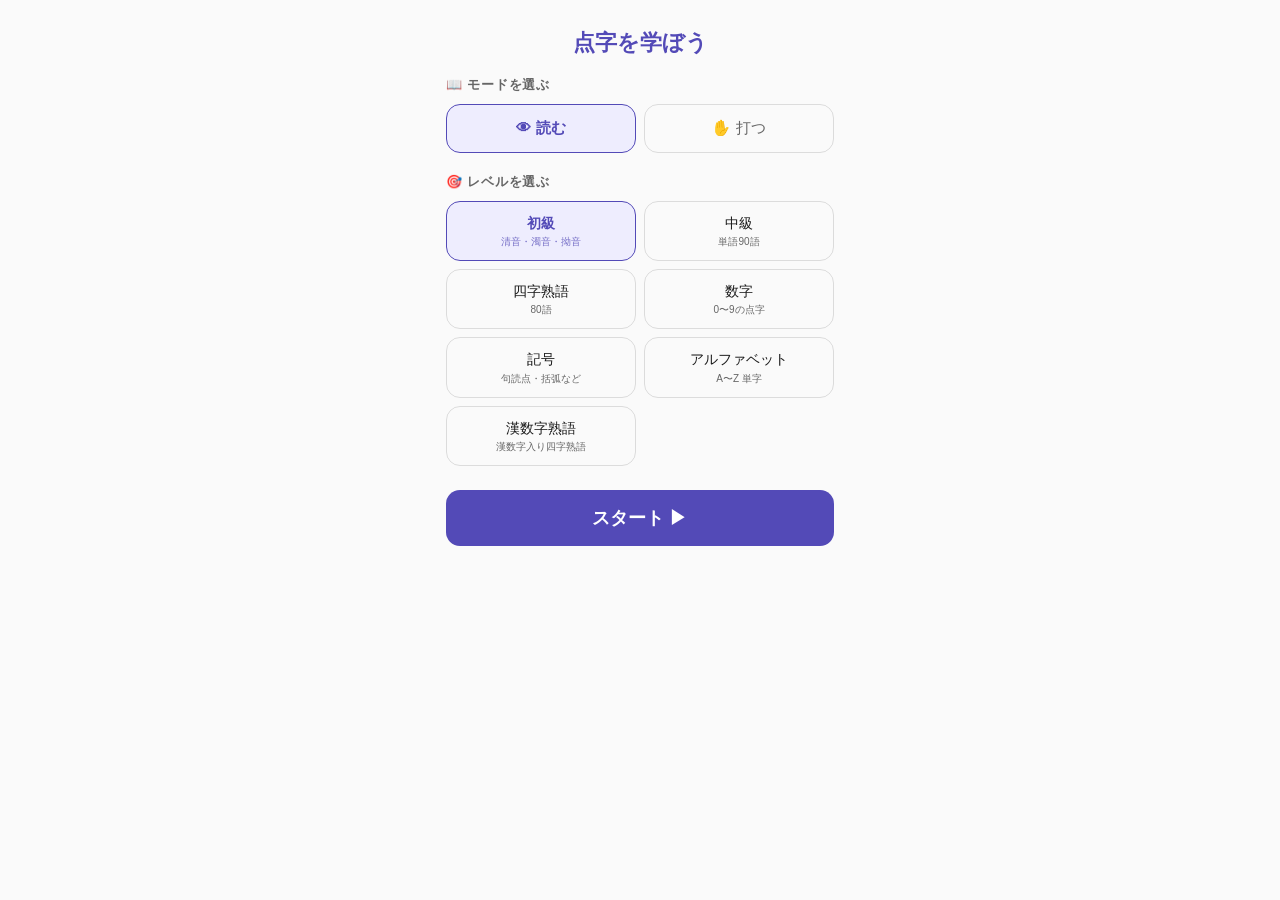
<file: docs/index.html>
<!DOCTYPE html>
<html lang="ja">
<head>
<meta charset="UTF-8">
<meta name="viewport" content="width=device-width, initial-scale=1.0, maximum-scale=1.0">
<title>点字を学ぼう</title>
<link rel="stylesheet" href="./style.css">
</head>
<body>
<div class="app">
  <h1 class="app-title">点字を学ぼう</h1>

  <!-- #28: メニュー画面 -->
  <div id="menu-screen" class="menu-screen">
    <div class="menu-section">
      <div class="menu-section-title">📖 モードを選ぶ</div>
      <div class="menu-btn-group">
        <button class="menu-mode-btn active" data-mode="read">👁 読む</button>
        <button class="menu-mode-btn" data-mode="type">✋ 打つ</button>
      </div>
    </div>
    <div class="menu-section">
      <div class="menu-section-title">🎯 レベルを選ぶ</div>
      <div class="menu-btn-group menu-level-group">
        <button class="menu-level-btn active" data-level="shokyu">初級<span class="menu-level-sub">清音・濁音・拗音</span></button>
        <button class="menu-level-btn" data-level="chukyu">中級<span class="menu-level-sub">単語90語</span></button>
        <button class="menu-level-btn" data-level="idiom">四字熟語<span class="menu-level-sub">80語</span></button>
        <button class="menu-level-btn" data-level="number">数字<span class="menu-level-sub">0〜9の点字</span></button>
        <button class="menu-level-btn" data-level="kigo">記号<span class="menu-level-sub">句読点・括弧など</span></button>
        <button class="menu-level-btn" data-level="alpha">アルファベット<span class="menu-level-sub">A〜Z 単字</span></button>
        <button class="menu-level-btn" data-level="kanji_idiom">漢数字熟語<span class="menu-level-sub">漢数字入り四字熟語</span></button>
      </div>
    </div>
    <button class="btn-start" id="btn-start">スタート ▶</button>
  </div>

  <!-- #28: 出題画面 -->
  <div id="quiz-screen" class="quiz-screen hidden">
    <div class="quiz-header">
      <button class="btn-back-menu" id="btn-back-menu">← メニュー</button>
      <span class="quiz-mode-badge" id="quiz-mode-label">👁 読むモード</span>
      <span class="quiz-level-badge" id="quiz-level-label">初級</span>
    </div>

    <div class="content">
      <div class="progress-bar"><div class="progress-fill" id="prog"></div></div>

      <div class="card" id="card">
        <div class="card-tag" id="card-tag">点字</div>

        <!-- 読むモード: 点字表示 -->
        <div class="braille-wrapper" id="braille-wrapper">
          <div class="braille-row" id="braille-display"></div>
          <div class="scroll-indicator hidden" id="scroll-indicator">右へスクロール ➔</div>
        </div>

        <!-- 読むモード: 入力欄 + 確認ボタン（カード内下部中央） -->
        <div class="input-area" id="input-area" style="display:none">
          <div class="input-row">
            <input type="text" id="answer-input" class="answer-input" placeholder="" autocomplete="off" autocapitalize="none">
          </div>
          <div class="input-check-row">
            <button class="btn-check" id="btn-check" onclick="checkAnswer()">確認 ✓</button>
          </div>
        </div>

        <!-- 打つモード: 文字表示 -->
        <div class="typing-char hidden" id="typing-char"></div>
        <div class="card-sub" id="card-sub"></div>
      </div>

      <!-- 打つモード: 点字入力エリア -->
      <div class="typing-area hidden" id="typing-area">
        <div class="typing-dir">
          <span class="typing-dir-arrow">←</span> 右から左に打ちます
        </div>
        <div class="typing-cells-row" id="typing-cells"></div>
        <button class="btn-check" onclick="checkAnswer()">確認 ✓</button>
      </div>

      <!-- 正誤フィードバック -->
      <div class="feedback hidden" id="feedback">
        <div class="feedback-icon" id="feedback-icon"></div>
        <div class="feedback-msg" id="feedback-msg"></div>
        <div class="feedback-correct" id="feedback-correct"></div>
        <div class="feedback-braille braille-row" id="feedback-braille"></div>
        <div class="mascot" id="mascot"></div>
      </div>

      <!-- 結果画面 -->
      <div class="result hidden" id="result">
        <div class="result-emoji" id="result-emoji">🎉</div>
        <div class="result-title" id="result-title">おつかれさま！</div>
        <div class="result-sub" id="result-sub"></div>
        <div class="result-score-wrap">
          <div class="result-score" id="result-score">0%</div>
          <div class="result-score-label">正解率</div>
        </div>
        <div class="result-btns">
          <button class="btn btn-retry" onclick="restart(false)">もう一度</button>
          <button class="btn btn-wrong-only" onclick="restart(true)">不正解のみ</button>
          <button class="btn btn-menu" onclick="showMenu()">メニューへ</button>
        </div>
      </div>
    </div>

    <div class="bottom-bar">
      <div class="stats">
        <div class="stat"><div class="stat-num" id="stat-cur">1</div><div class="stat-label">現在</div></div>
        <div class="stat"><div class="stat-num correct" id="stat-right">0</div><div class="stat-label">正解</div></div>
        <div class="stat"><div class="stat-num wrong" id="stat-wrong">0</div><div class="stat-label">不正解</div></div>
      </div>
      <div class="btn-row" id="btn-next-row" style="display:none">
        <button class="btn btn-next" onclick="nextCard()">次へ →</button>
      </div>
    </div>
  </div>
</div>

<script src="./braille_data.js"></script>
<script src="./app.js"></script>
</body>
</html>
</file>
<file: docs/style.css>
:root {
  --purple: #534AB7;
  --purple-light: #EEEDFE;
  --teal: #1D9E75;
  --teal-light: #E1F5EE;
  --coral: #D85A30;
  --coral-light: #FAECE7;
  --gray-bg: #F5F5F3;
  --border: rgba(0,0,0,0.12);
  --text: #1a1a1a;
  --text-muted: #666;
  --radius-md: 8px;
  --radius-lg: 14px;
}

@media (prefers-color-scheme: dark) {
  :root {
    --purple: #8B82E8;
    --purple-light: #26215C;
    --teal: #5DCAA5;
    --teal-light: #04342C;
    --coral: #F0997B;
    --coral-light: #4A1B0C;
    --gray-bg: #1e1e1e;
    --border: rgba(255,255,255,0.12);
    --text: #f0f0f0;
    --text-muted: #aaa;
  }
  body { background: #111; }
}

* { box-sizing: border-box; margin: 0; padding: 0; }
.hidden { display: none !important; }
body {
  font-family: -apple-system, 'Hiragino Sans', sans-serif;
  background: #fafafa;
  min-height: 100dvh;
  overflow: hidden;
}

.app {
  max-width: 420px;
  margin: 0 auto;
  padding: 16px 12px 0;
  height: 100dvh;
  display: flex;
  flex-direction: column;
}

.app-title {
  text-align: center;
  font-size: 22px;
  font-weight: 600;
  color: var(--purple);
  padding: 12px 0 10px;
  flex-shrink: 0;
}

/* ─── #28: メニュー画面 ──────────────────────────────────────────────── */
.menu-screen {
  flex: 1;
  overflow-y: auto;
  -webkit-overflow-scrolling: touch;
  padding: 8px 4px 24px;
  display: flex;
  flex-direction: column;
  gap: 20px;
}

.menu-section-title {
  font-size: 13px;
  font-weight: 700;
  color: var(--text-muted);
  letter-spacing: 0.06em;
  margin-bottom: 10px;
}

.menu-btn-group {
  display: flex;
  gap: 8px;
}

.menu-mode-btn {
  flex: 1;
  padding: 14px 8px;
  border: 1.5px solid var(--border);
  border-radius: var(--radius-lg);
  background: transparent;
  font-size: 15px;
  font-weight: 500;
  color: var(--text-muted);
  cursor: pointer;
  transition: all 0.2s;
}
.menu-mode-btn.active {
  background: var(--purple-light);
  border-color: var(--purple);
  color: var(--purple);
  font-weight: 700;
}

.menu-level-group {
  display: grid;
  grid-template-columns: 1fr 1fr;
  gap: 8px;
}

.menu-level-btn {
  padding: 12px 10px;
  border: 1.5px solid var(--border);
  border-radius: var(--radius-lg);
  background: transparent;
  font-size: 14px;
  font-weight: 500;
  color: var(--text);
  cursor: pointer;
  transition: all 0.2s;
  display: flex;
  flex-direction: column;
  align-items: center;
  gap: 3px;
  text-align: center;
  line-height: 1.3;
}
.menu-level-btn.active {
  background: var(--purple-light);
  border-color: var(--purple);
  color: var(--purple);
  font-weight: 700;
}
.menu-level-sub {
  font-size: 10px;
  font-weight: 400;
  color: var(--text-muted);
  display: block;
}
.menu-level-btn.active .menu-level-sub { color: var(--purple); opacity: 0.75; }

.btn-start {
  width: 100%;
  padding: 16px;
  background: var(--purple);
  color: #fff;
  border: none;
  border-radius: var(--radius-lg);
  font-size: 18px;
  font-weight: 700;
  cursor: pointer;
  transition: opacity 0.15s, transform 0.1s;
  margin-top: 4px;
}
.btn-start:hover  { opacity: 0.9; }
.btn-start:active { transform: scale(0.98); }

/* ─── #28: 出題画面ラッパー ──────────────────────────────────────────── */
.quiz-screen {
  flex: 1;
  min-height: 0;
  display: flex;
  flex-direction: column;
}

/* ─── #28: 出題画面ヘッダー ─────────────────────────────────────────── */
.quiz-header {
  display: flex;
  align-items: center;
  gap: 8px;
  padding: 6px 0 10px;
  flex-shrink: 0;
}
.btn-back-menu {
  padding: 6px 12px;
  border: 1.5px solid var(--border);
  border-radius: var(--radius-md);
  background: transparent;
  font-size: 13px;
  color: var(--text-muted);
  cursor: pointer;
  white-space: nowrap;
  transition: all 0.15s;
}
.btn-back-menu:hover { border-color: var(--purple); color: var(--purple); }

.quiz-mode-badge,
.quiz-level-badge {
  font-size: 11px;
  font-weight: 600;
  padding: 3px 9px;
  border-radius: 99px;
  white-space: nowrap;
}
.quiz-mode-badge  { background: var(--purple-light); color: var(--purple); }
.quiz-level-badge { background: var(--teal-light);   color: var(--teal); }

/* ─── スクロールエリア ───────────────────────────────────────────────── */
.content {
  flex: 1;
  min-height: 0;
  overflow-y: auto;
  -webkit-overflow-scrolling: touch;
  padding-bottom: 12px;
}

/* ─── 下部バー ───────────────────────────────────────────────────────── */
.bottom-bar {
  flex: 0 0 auto;
  background: rgba(250,250,250,0.97);
  backdrop-filter: blur(10px);
  -webkit-backdrop-filter: blur(10px);
  border-top: 1px solid var(--border);
  padding: 10px 12px calc(12px + env(safe-area-inset-bottom));
  display: flex;
  flex-direction: column;
  gap: 6px;
}
@media (prefers-color-scheme: dark) {
  .bottom-bar { background: rgba(17,17,17,0.97); }
}

.stats {
  display: flex;
  gap: 8px;
  margin-bottom: 0;
}
.stats .stat {
  flex: 1;
  background: rgba(255,255,255,0.65);
  border: 1px solid var(--border);
  border-radius: var(--radius-md);
  padding: 6px 4px;
  text-align: center;
}
@media (prefers-color-scheme: dark) {
  .stats .stat { background: rgba(44,44,46,0.72); }
}
.stats .stat-num  { font-size: 17px; line-height: 1; }
.stats .stat-label { font-size: 10px; margin-top: 2px; }

/* ─── プログレス ─────────────────────────────────────────────────────── */
.progress-bar { height: 5px; background: var(--gray-bg); border-radius: 3px; margin-bottom: 12px; }
.progress-fill { height: 100%; background: var(--purple); border-radius: 3px; transition: width 0.4s; width: 0%; }

/* ─── 統計 ───────────────────────────────────────────────────────────── */
.stat { flex: 1; background: var(--gray-bg); border-radius: var(--radius-md); padding: 8px; text-align: center; }
.stat-num { font-size: 20px; font-weight: 600; color: var(--text); }
.stat-num.correct { color: var(--teal); }
.stat-num.wrong   { color: var(--coral); }
.stat-label { font-size: 11px; color: var(--text-muted); margin-top: 2px; }

/* ─── カード ─────────────────────────────────────────────────────────── */
.card {
  background: #fff;
  border: 1px solid var(--border);
  border-radius: var(--radius-lg);
  padding: 20px 16px;
  text-align: center;
  margin-bottom: 14px;
  min-height: 150px;
  display: flex; flex-direction: column;
  align-items: center; justify-content: center;
}
@media (prefers-color-scheme: dark) { .card { background: #1c1c1e; } }

.card-tag {
  font-size: 11px; color: var(--text-muted);
  background: var(--gray-bg);
  padding: 3px 10px; border-radius: 99px; margin-bottom: 12px;
}
.card-sub { font-size: 13px; color: var(--text-muted); margin-top: 8px; }

/* ─── 打つモード: 文字表示 ───────────────────────────────────────────── */
.typing-char {
  font-size: 52px;
  font-weight: 700;
  color: var(--text);
  line-height: 1.2;
  text-align: center;
  margin: 6px 0 4px;
  letter-spacing: 0.05em;
}
.typing-char.hidden { display: none; }
.typing-meaning {
  display: block;
  font-size: 15px;
  font-weight: 400;
  color: var(--text-muted);
  margin-top: 4px;
}

/* ─── 打つモード: 入力エリア ─────────────────────────────────────────── */
.typing-area {
  background: #fff;
  border: 1px solid var(--border);
  border-radius: var(--radius-lg);
  padding: 16px 12px 14px;
  margin-bottom: 14px;
  text-align: center;
}
.typing-area.hidden { display: none; }
@media (prefers-color-scheme: dark) { .typing-area { background: #1c1c1e; } }

.typing-dir {
  font-size: 12px;
  color: var(--text-muted);
  margin-bottom: 12px;
  letter-spacing: 0.04em;
}
.typing-dir-arrow {
  display: inline-block;
  font-weight: 700;
  color: var(--purple);
  margin-right: 2px;
}

.typing-cells-row {
  display: flex;
  gap: 8px;
  justify-content: flex-end;
  flex-wrap: nowrap;
  overflow-x: auto;
  -webkit-overflow-scrolling: touch;
  width: 100%;
  padding: 4px 8px 10px;
  margin-bottom: 4px;
  scroll-padding-inline: 8px;
}

/* ─── #28: 読むモード 入力欄 (縦並び: テキスト + 確認ボタン中央) ─── */
.input-area {
  width: 100%;
  align-self: stretch;
  display: flex;
  flex-direction: column;
  gap: 8px;
  margin-top: 12px;
  margin-bottom: 0;
}
.input-row {
  display: flex;
  width: 100%;
}
.input-row .answer-input { flex: 1; }
.input-check-row {
  display: flex;
  justify-content: center;
}
.input-check-row .btn-check {
  min-width: 160px;
}

/* ─── 打つセル ───────────────────────────────────────────────────────── */
.typing-cell {
  border: 2px dashed var(--border);
  transition: border-color 0.2s, background 0.2s;
  flex-shrink: 0;
}
.typing-cell.cell-correct { border: 2px solid var(--teal);  background: var(--teal-light); }
.typing-cell.cell-wrong   { border: 2px solid var(--coral); background: var(--coral-light); }

/* ─── 打つドット ─────────────────────────────────────────────────────── */
.typing-dot {
  width: 20px !important;
  height: 20px !important;
  cursor: pointer;
  border-radius: 50%;
  transition: transform 0.1s, background 0.12s;
  -webkit-tap-highlight-color: transparent;
  user-select: none;
}
.typing-dot.off { background: var(--border); }
.typing-dot.on  { background: var(--purple); }
.typing-dot:hover  { transform: scale(1.2); opacity: 0.85; }
.typing-dot:active { transform: scale(0.88); }

/* ─── 点字グリッド（読むモード） ────────────────────────────────────── */
.braille-wrapper {
  position: relative;
  width: 100%;
  display: flex;
  justify-content: center;
  align-items: center;
}
.braille-row {
  display: flex;
  gap: 8px;
  flex-wrap: nowrap;
  justify-content: flex-start;
  overflow-x: auto;
  max-width: 100%;
  padding: 8px 4px;
  -webkit-overflow-scrolling: touch;
  scrollbar-width: thin;
}

.scroll-indicator {
  position: absolute;
  right: 4px;
  bottom: -6px;
  background: var(--purple);
  color: #fff;
  font-size: 10px;
  font-weight: 600;
  padding: 3px 8px;
  border-radius: 99px;
  opacity: 0.85;
  pointer-events: none;
  animation: pulse 1.5s infinite;
  box-shadow: 0 2px 6px rgba(0,0,0,0.15);
  white-space: nowrap;
}
.scroll-indicator.hidden { display: none; }

@keyframes pulse {
  0%   { transform: scale(1);    opacity: 0.85; }
  50%  { transform: scale(1.05); opacity: 1; }
  100% { transform: scale(1);    opacity: 0.85; }
}

.braille-cell {
  display: grid;
  grid-template-columns: 1fr 1fr;
  grid-template-rows: 1fr 1fr 1fr;
  gap: 5px; padding: 8px;
  background: var(--gray-bg);
  border-radius: var(--radius-md);
}
.dot { width: 14px; height: 14px; border-radius: 50%; }
.dot.on     { background: var(--purple); }
.dot.off    { background: var(--border); }
.dot.prefix { background: var(--teal); }
/* #5: 数符（オレンジ）・アルファベット符（緑ティール） */
.dot.suufu  { background: #D97706; }
.dot.alpha  { background: var(--teal); }

/* ─── フィードバック ─────────────────────────────────────────────────── */
.feedback {
  text-align: center;
  padding: 16px;
  border-radius: var(--radius-lg);
  margin-bottom: 14px;
  animation: fadeIn 0.3s ease;
}
.feedback.correct-fb { background: var(--teal-light); }
.feedback.wrong-fb   { background: var(--coral-light); }
.feedback.hidden { display: none; }

@keyframes fadeIn { from { opacity:0; transform:translateY(-8px); } to { opacity:1; transform:translateY(0); } }
@keyframes popIn  { 0%{transform:scale(0.5);opacity:0;} 70%{transform:scale(1.2);} 100%{transform:scale(1);opacity:1;} }
@keyframes shake  { 0%,100%{transform:translateX(0);} 20%,60%{transform:translateX(-8px);} 40%,80%{transform:translateX(8px);} }

.feedback-icon { font-size: 56px; line-height: 1; margin-bottom: 6px; animation: popIn 0.4s cubic-bezier(0.175,0.885,0.32,1.275); }
.feedback-icon.shake-it { animation: shake 0.4s ease; }
.feedback-msg  { font-size: 18px; font-weight: 600; margin-bottom: 4px; }
.feedback-correct { font-size: 13px; color: var(--text-muted); margin-bottom: 8px; }
.mascot { font-size: 42px; margin-top: 8px; animation: popIn 0.5s 0.1s both cubic-bezier(0.175,0.885,0.32,1.275); }

.feedback-braille {
  justify-content: center;
  margin: 6px auto 4px;
  min-height: 0;
}
.feedback-braille:empty { display: none; }

/* ─── 入力フィールド ─────────────────────────────────────────────────── */
.answer-input {
  flex: 1; padding: 12px 14px;
  border: 1.5px solid var(--border);
  border-radius: var(--radius-md);
  font-size: 18px; color: var(--text);
  background: #fff;
  transition: border-color 0.15s;
  outline: none;
  width: 100%;
}
@media (prefers-color-scheme: dark) { .answer-input { background: #1c1c1e; } }
.answer-input:focus { border-color: var(--purple); }
.answer-input.input-correct { border-color: var(--teal);  background: var(--teal-light); }
.answer-input.input-wrong   { border-color: var(--coral); background: var(--coral-light); }

.btn-check {
  padding: 12px 16px;
  background: var(--purple);
  color: #fff;
  border: none;
  border-radius: var(--radius-md);
  font-size: 15px; font-weight: 600;
  cursor: pointer; transition: opacity 0.15s, transform 0.1s;
  white-space: nowrap;
}
.btn-check:hover  { opacity: 0.9; }
.btn-check:active { transform: scale(0.97); }

/* ─── 各種ボタン ─────────────────────────────────────────────────────── */
.btn-row { display: flex; gap: 8px; }
.btn {
  flex: 1; padding: 12px;
  border-radius: var(--radius-md);
  border: 1.5px solid var(--border);
  background: transparent;
  font-size: 14px; color: var(--text);
  cursor: pointer; transition: all 0.15s;
}
.btn:active     { transform: scale(0.97); }
.btn-next       { border-color: var(--purple); color: var(--purple); font-weight: 600; }
.btn-retry      { border-color: var(--teal);   color: var(--teal);   font-weight: 600; }
.btn-wrong-only { border-color: var(--coral);  color: var(--coral); }
.btn-menu       { border-color: var(--purple); color: var(--purple); font-weight: 600; }

/* ─── 結果画面 ───────────────────────────────────────────────────────── */
.result { text-align: center; padding: 20px 12px; }
.result.hidden { display: none; }
.result-emoji { font-size: 52px; margin-bottom: 10px; animation: popIn 0.5s cubic-bezier(0.175,0.885,0.32,1.275); }
.result-title { font-size: 22px; font-weight: 600; color: var(--text); margin-bottom: 6px; }
.result-sub   { font-size: 14px; color: var(--text-muted); margin-bottom: 16px; }
.result-score-wrap { background: var(--purple-light); border-radius: var(--radius-lg); padding: 14px; margin-bottom: 16px; }
.result-score { font-size: 42px; font-weight: 700; color: var(--purple); }
.result-score-label { font-size: 13px; color: var(--text-muted); margin-top: 4px; }
.result-btns { display: flex; gap: 8px; flex-wrap: wrap; }
</file>
<file: static/style.css>
:root {
  --purple: #534AB7;
  --purple-light: #EEEDFE;
  --teal: #1D9E75;
  --teal-light: #E1F5EE;
  --coral: #D85A30;
  --coral-light: #FAECE7;
  --gray-bg: #F5F5F3;
  --border: rgba(0,0,0,0.12);
  --text: #1a1a1a;
  --text-muted: #666;
  --radius-md: 8px;
  --radius-lg: 14px;
}

@media (prefers-color-scheme: dark) {
  :root {
    --purple: #8B82E8;
    --purple-light: #26215C;
    --teal: #5DCAA5;
    --teal-light: #04342C;
    --coral: #F0997B;
    --coral-light: #4A1B0C;
    --gray-bg: #1e1e1e;
    --border: rgba(255,255,255,0.12);
    --text: #f0f0f0;
    --text-muted: #aaa;
  }
  body { background: #111; }
}

* { box-sizing: border-box; margin: 0; padding: 0; }
.hidden { display: none !important; }
body {
  font-family: -apple-system, 'Hiragino Sans', sans-serif;
  background: #fafafa;
  min-height: 100dvh;
  overflow: hidden;
}

.app {
  max-width: 420px;
  margin: 0 auto;
  padding: 16px 12px 0;
  height: 100dvh;
  display: flex;
  flex-direction: column;
}

.app-title {
  text-align: center;
  font-size: 22px;
  font-weight: 600;
  color: var(--purple);
  padding: 12px 0 10px;
  flex-shrink: 0;
}

/* ─── #28: メニュー画面 ──────────────────────────────────────────────── */
.menu-screen {
  flex: 1;
  overflow-y: auto;
  -webkit-overflow-scrolling: touch;
  padding: 8px 4px 24px;
  display: flex;
  flex-direction: column;
  gap: 20px;
}

.menu-section-title {
  font-size: 13px;
  font-weight: 700;
  color: var(--text-muted);
  letter-spacing: 0.06em;
  margin-bottom: 10px;
}

.menu-btn-group {
  display: flex;
  gap: 8px;
}

.menu-mode-btn {
  flex: 1;
  padding: 14px 8px;
  border: 1.5px solid var(--border);
  border-radius: var(--radius-lg);
  background: transparent;
  font-size: 15px;
  font-weight: 500;
  color: var(--text-muted);
  cursor: pointer;
  transition: all 0.2s;
}
.menu-mode-btn.active {
  background: var(--purple-light);
  border-color: var(--purple);
  color: var(--purple);
  font-weight: 700;
}

.menu-level-group {
  display: grid;
  grid-template-columns: 1fr 1fr;
  gap: 8px;
}

.menu-level-btn {
  padding: 12px 10px;
  border: 1.5px solid var(--border);
  border-radius: var(--radius-lg);
  background: transparent;
  font-size: 14px;
  font-weight: 500;
  color: var(--text);
  cursor: pointer;
  transition: all 0.2s;
  display: flex;
  flex-direction: column;
  align-items: center;
  gap: 3px;
  text-align: center;
  line-height: 1.3;
}
.menu-level-btn.active {
  background: var(--purple-light);
  border-color: var(--purple);
  color: var(--purple);
  font-weight: 700;
}
.menu-level-sub {
  font-size: 10px;
  font-weight: 400;
  color: var(--text-muted);
  display: block;
}
.menu-level-btn.active .menu-level-sub { color: var(--purple); opacity: 0.75; }

.btn-start {
  width: 100%;
  padding: 16px;
  background: var(--purple);
  color: #fff;
  border: none;
  border-radius: var(--radius-lg);
  font-size: 18px;
  font-weight: 700;
  cursor: pointer;
  transition: opacity 0.15s, transform 0.1s;
  margin-top: 4px;
}
.btn-start:hover  { opacity: 0.9; }
.btn-start:active { transform: scale(0.98); }

/* ─── #28: 出題画面ラッパー ──────────────────────────────────────────── */
.quiz-screen {
  flex: 1;
  min-height: 0;
  display: flex;
  flex-direction: column;
}

/* ─── #28: 出題画面ヘッダー ─────────────────────────────────────────── */
.quiz-header {
  display: flex;
  align-items: center;
  gap: 8px;
  padding: 6px 0 10px;
  flex-shrink: 0;
}
.btn-back-menu {
  padding: 6px 12px;
  border: 1.5px solid var(--border);
  border-radius: var(--radius-md);
  background: transparent;
  font-size: 13px;
  color: var(--text-muted);
  cursor: pointer;
  white-space: nowrap;
  transition: all 0.15s;
}
.btn-back-menu:hover { border-color: var(--purple); color: var(--purple); }

.quiz-mode-badge,
.quiz-level-badge {
  font-size: 11px;
  font-weight: 600;
  padding: 3px 9px;
  border-radius: 99px;
  white-space: nowrap;
}
.quiz-mode-badge  { background: var(--purple-light); color: var(--purple); }
.quiz-level-badge { background: var(--teal-light);   color: var(--teal); }

/* ─── スクロールエリア ───────────────────────────────────────────────── */
.content {
  flex: 1;
  min-height: 0;
  overflow-y: auto;
  -webkit-overflow-scrolling: touch;
  padding-bottom: 12px;
}

/* ─── 下部バー ───────────────────────────────────────────────────────── */
.bottom-bar {
  flex: 0 0 auto;
  background: rgba(250,250,250,0.97);
  backdrop-filter: blur(10px);
  -webkit-backdrop-filter: blur(10px);
  border-top: 1px solid var(--border);
  padding: 10px 12px calc(12px + env(safe-area-inset-bottom));
  display: flex;
  flex-direction: column;
  gap: 6px;
}
@media (prefers-color-scheme: dark) {
  .bottom-bar { background: rgba(17,17,17,0.97); }
}

.stats {
  display: flex;
  gap: 8px;
  margin-bottom: 0;
}
.stats .stat {
  flex: 1;
  background: rgba(255,255,255,0.65);
  border: 1px solid var(--border);
  border-radius: var(--radius-md);
  padding: 6px 4px;
  text-align: center;
}
@media (prefers-color-scheme: dark) {
  .stats .stat { background: rgba(44,44,46,0.72); }
}
.stats .stat-num  { font-size: 17px; line-height: 1; }
.stats .stat-label { font-size: 10px; margin-top: 2px; }

/* ─── プログレス ─────────────────────────────────────────────────────── */
.progress-bar { height: 5px; background: var(--gray-bg); border-radius: 3px; margin-bottom: 12px; }
.progress-fill { height: 100%; background: var(--purple); border-radius: 3px; transition: width 0.4s; width: 0%; }

/* ─── 統計 ───────────────────────────────────────────────────────────── */
.stat { flex: 1; background: var(--gray-bg); border-radius: var(--radius-md); padding: 8px; text-align: center; }
.stat-num { font-size: 20px; font-weight: 600; color: var(--text); }
.stat-num.correct { color: var(--teal); }
.stat-num.wrong   { color: var(--coral); }
.stat-label { font-size: 11px; color: var(--text-muted); margin-top: 2px; }

/* ─── カード ─────────────────────────────────────────────────────────── */
.card {
  background: #fff;
  border: 1px solid var(--border);
  border-radius: var(--radius-lg);
  padding: 20px 16px;
  text-align: center;
  margin-bottom: 14px;
  min-height: 150px;
  display: flex; flex-direction: column;
  align-items: center; justify-content: center;
}
@media (prefers-color-scheme: dark) { .card { background: #1c1c1e; } }

.card-tag {
  font-size: 11px; color: var(--text-muted);
  background: var(--gray-bg);
  padding: 3px 10px; border-radius: 99px; margin-bottom: 12px;
}
.card-sub { font-size: 13px; color: var(--text-muted); margin-top: 8px; }

/* ─── 打つモード: 文字表示 ───────────────────────────────────────────── */
.typing-char {
  font-size: 52px;
  font-weight: 700;
  color: var(--text);
  line-height: 1.2;
  text-align: center;
  margin: 6px 0 4px;
  letter-spacing: 0.05em;
}
.typing-char.hidden { display: none; }
.typing-meaning {
  display: block;
  font-size: 15px;
  font-weight: 400;
  color: var(--text-muted);
  margin-top: 4px;
}

/* ─── 打つモード: 入力エリア ─────────────────────────────────────────── */
.typing-area {
  background: #fff;
  border: 1px solid var(--border);
  border-radius: var(--radius-lg);
  padding: 16px 12px 14px;
  margin-bottom: 14px;
  text-align: center;
}
.typing-area.hidden { display: none; }
@media (prefers-color-scheme: dark) { .typing-area { background: #1c1c1e; } }

.typing-dir {
  font-size: 12px;
  color: var(--text-muted);
  margin-bottom: 12px;
  letter-spacing: 0.04em;
}
.typing-dir-arrow {
  display: inline-block;
  font-weight: 700;
  color: var(--purple);
  margin-right: 2px;
}

.typing-cells-row {
  display: flex;
  gap: 8px;
  justify-content: flex-end;
  flex-wrap: nowrap;
  overflow-x: auto;
  -webkit-overflow-scrolling: touch;
  width: 100%;
  padding: 4px 8px 10px;
  margin-bottom: 4px;
  scroll-padding-inline: 8px;
}

/* ─── #28: 読むモード 入力欄 (縦並び: テキスト + 確認ボタン中央) ─── */
.input-area {
  width: 100%;
  align-self: stretch;
  display: flex;
  flex-direction: column;
  gap: 8px;
  margin-top: 12px;
  margin-bottom: 0;
}
.input-row {
  display: flex;
  width: 100%;
}
.input-row .answer-input { flex: 1; }
.input-check-row {
  display: flex;
  justify-content: center;
}
.input-check-row .btn-check {
  min-width: 160px;
}

/* ─── 打つセル ───────────────────────────────────────────────────────── */
.typing-cell {
  border: 2px dashed var(--border);
  transition: border-color 0.2s, background 0.2s;
  flex-shrink: 0;
}
.typing-cell.cell-correct { border: 2px solid var(--teal);  background: var(--teal-light); }
.typing-cell.cell-wrong   { border: 2px solid var(--coral); background: var(--coral-light); }

/* ─── 打つドット ─────────────────────────────────────────────────────── */
.typing-dot {
  width: 20px !important;
  height: 20px !important;
  cursor: pointer;
  border-radius: 50%;
  transition: transform 0.1s, background 0.12s;
  -webkit-tap-highlight-color: transparent;
  user-select: none;
}
.typing-dot.off { background: var(--border); }
.typing-dot.on  { background: var(--purple); }
.typing-dot:hover  { transform: scale(1.2); opacity: 0.85; }
.typing-dot:active { transform: scale(0.88); }

/* ─── 点字グリッド（読むモード） ────────────────────────────────────── */
.braille-wrapper {
  position: relative;
  width: 100%;
  display: flex;
  justify-content: center;
  align-items: center;
}
.braille-row {
  display: flex;
  gap: 8px;
  flex-wrap: nowrap;
  justify-content: flex-start;
  overflow-x: auto;
  max-width: 100%;
  padding: 8px 4px;
  -webkit-overflow-scrolling: touch;
  scrollbar-width: thin;
}

.scroll-indicator {
  position: absolute;
  right: 4px;
  bottom: -6px;
  background: var(--purple);
  color: #fff;
  font-size: 10px;
  font-weight: 600;
  padding: 3px 8px;
  border-radius: 99px;
  opacity: 0.85;
  pointer-events: none;
  animation: pulse 1.5s infinite;
  box-shadow: 0 2px 6px rgba(0,0,0,0.15);
  white-space: nowrap;
}
.scroll-indicator.hidden { display: none; }

@keyframes pulse {
  0%   { transform: scale(1);    opacity: 0.85; }
  50%  { transform: scale(1.05); opacity: 1; }
  100% { transform: scale(1);    opacity: 0.85; }
}

.braille-cell {
  display: grid;
  grid-template-columns: 1fr 1fr;
  grid-template-rows: 1fr 1fr 1fr;
  gap: 5px; padding: 8px;
  background: var(--gray-bg);
  border-radius: var(--radius-md);
}
.dot { width: 14px; height: 14px; border-radius: 50%; }
.dot.on     { background: var(--purple); }
.dot.off    { background: var(--border); }
.dot.prefix { background: var(--teal); }
/* #5: 数符（オレンジ）・アルファベット符（緑ティール） */
.dot.suufu  { background: #D97706; }
.dot.alpha  { background: var(--teal); }

/* ─── フィードバック ─────────────────────────────────────────────────── */
.feedback {
  text-align: center;
  padding: 16px;
  border-radius: var(--radius-lg);
  margin-bottom: 14px;
  animation: fadeIn 0.3s ease;
}
.feedback.correct-fb { background: var(--teal-light); }
.feedback.wrong-fb   { background: var(--coral-light); }
.feedback.hidden { display: none; }

@keyframes fadeIn { from { opacity:0; transform:translateY(-8px); } to { opacity:1; transform:translateY(0); } }
@keyframes popIn  { 0%{transform:scale(0.5);opacity:0;} 70%{transform:scale(1.2);} 100%{transform:scale(1);opacity:1;} }
@keyframes shake  { 0%,100%{transform:translateX(0);} 20%,60%{transform:translateX(-8px);} 40%,80%{transform:translateX(8px);} }

.feedback-icon { font-size: 56px; line-height: 1; margin-bottom: 6px; animation: popIn 0.4s cubic-bezier(0.175,0.885,0.32,1.275); }
.feedback-icon.shake-it { animation: shake 0.4s ease; }
.feedback-msg  { font-size: 18px; font-weight: 600; margin-bottom: 4px; }
.feedback-correct { font-size: 13px; color: var(--text-muted); margin-bottom: 8px; }
.mascot { font-size: 42px; margin-top: 8px; animation: popIn 0.5s 0.1s both cubic-bezier(0.175,0.885,0.32,1.275); }

.feedback-braille {
  justify-content: center;
  margin: 6px auto 4px;
  min-height: 0;
}
.feedback-braille:empty { display: none; }

/* ─── 入力フィールド ─────────────────────────────────────────────────── */
.answer-input {
  flex: 1; padding: 12px 14px;
  border: 1.5px solid var(--border);
  border-radius: var(--radius-md);
  font-size: 18px; color: var(--text);
  background: #fff;
  transition: border-color 0.15s;
  outline: none;
  width: 100%;
}
@media (prefers-color-scheme: dark) { .answer-input { background: #1c1c1e; } }
.answer-input:focus { border-color: var(--purple); }
.answer-input.input-correct { border-color: var(--teal);  background: var(--teal-light); }
.answer-input.input-wrong   { border-color: var(--coral); background: var(--coral-light); }

.btn-check {
  padding: 12px 16px;
  background: var(--purple);
  color: #fff;
  border: none;
  border-radius: var(--radius-md);
  font-size: 15px; font-weight: 600;
  cursor: pointer; transition: opacity 0.15s, transform 0.1s;
  white-space: nowrap;
}
.btn-check:hover  { opacity: 0.9; }
.btn-check:active { transform: scale(0.97); }

/* ─── 各種ボタン ─────────────────────────────────────────────────────── */
.btn-row { display: flex; gap: 8px; }
.btn {
  flex: 1; padding: 12px;
  border-radius: var(--radius-md);
  border: 1.5px solid var(--border);
  background: transparent;
  font-size: 14px; color: var(--text);
  cursor: pointer; transition: all 0.15s;
}
.btn:active     { transform: scale(0.97); }
.btn-next       { border-color: var(--purple); color: var(--purple); font-weight: 600; }
.btn-retry      { border-color: var(--teal);   color: var(--teal);   font-weight: 600; }
.btn-wrong-only { border-color: var(--coral);  color: var(--coral); }
.btn-menu       { border-color: var(--purple); color: var(--purple); font-weight: 600; }

/* ─── 結果画面 ───────────────────────────────────────────────────────── */
.result { text-align: center; padding: 20px 12px; }
.result.hidden { display: none; }
.result-emoji { font-size: 52px; margin-bottom: 10px; animation: popIn 0.5s cubic-bezier(0.175,0.885,0.32,1.275); }
.result-title { font-size: 22px; font-weight: 600; color: var(--text); margin-bottom: 6px; }
.result-sub   { font-size: 14px; color: var(--text-muted); margin-bottom: 16px; }
.result-score-wrap { background: var(--purple-light); border-radius: var(--radius-lg); padding: 14px; margin-bottom: 16px; }
.result-score { font-size: 42px; font-weight: 700; color: var(--purple); }
.result-score-label { font-size: 13px; color: var(--text-muted); margin-top: 4px; }
.result-btns { display: flex; gap: 8px; flex-wrap: wrap; }
</file>
